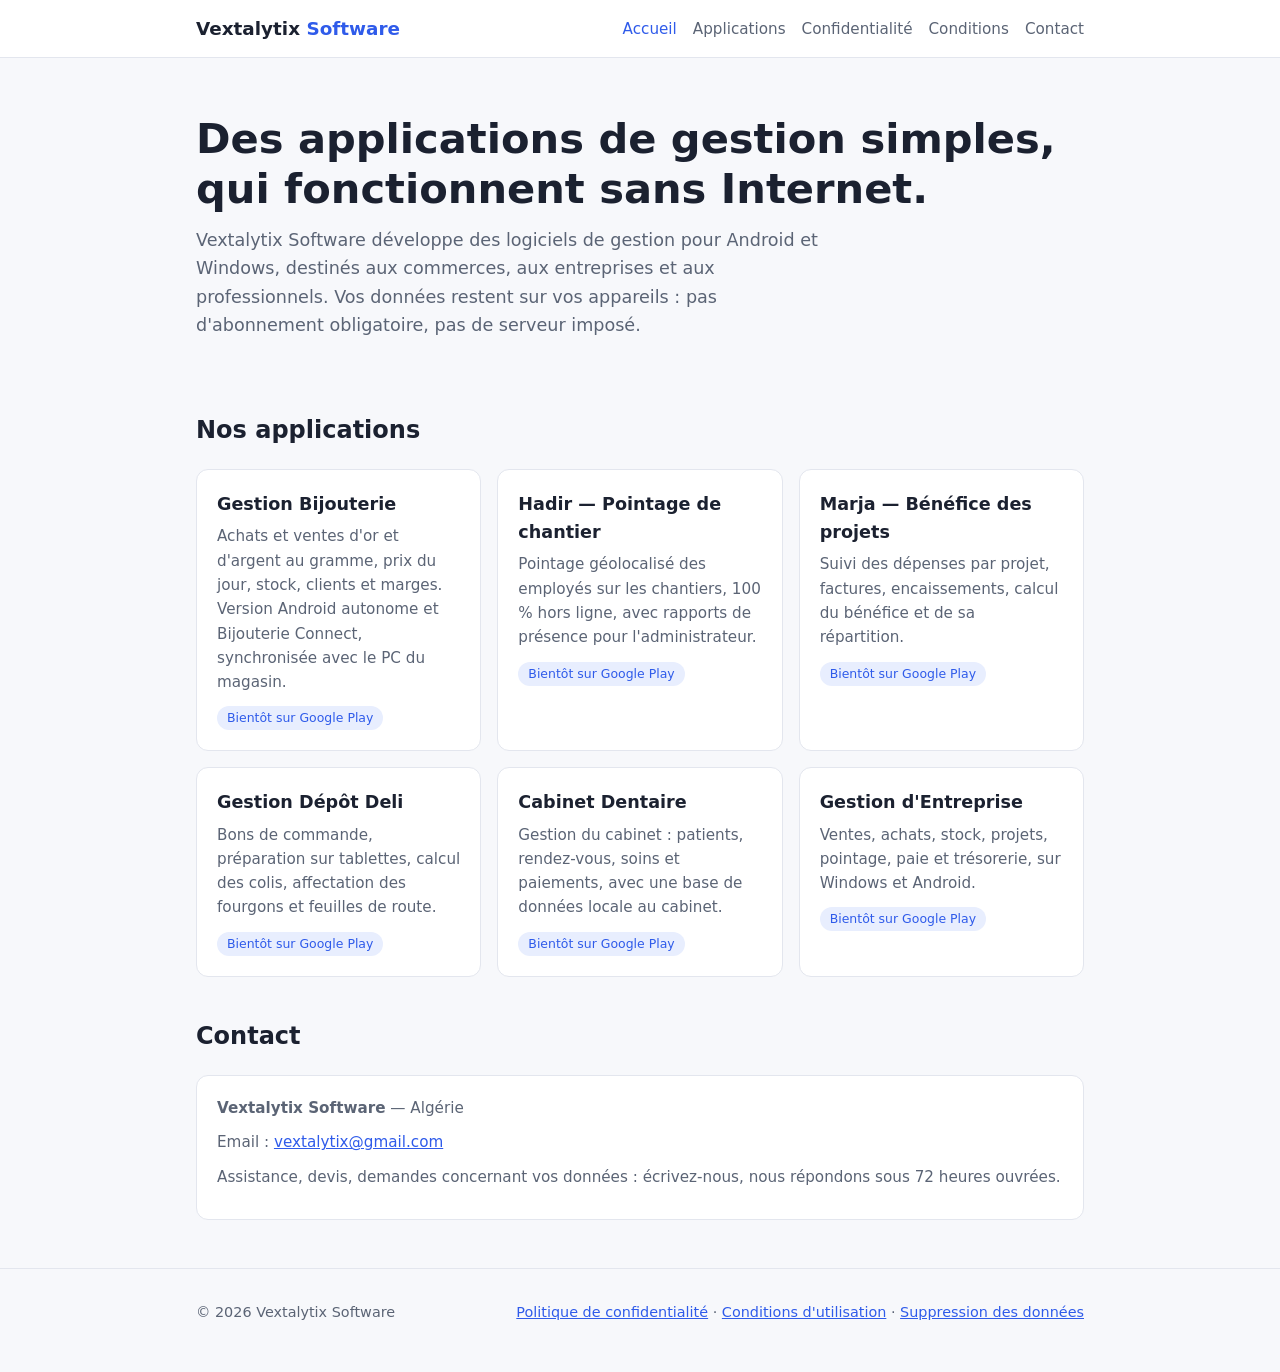
<file: index.html>
<!doctype html>
<html lang="fr">
<head>
  <meta charset="utf-8">
  <meta name="viewport" content="width=device-width, initial-scale=1">
  <title>Vextalytix Software</title>
  <meta name="description" content="Vextalytix Software — applications de gestion pour Android et Windows, conçues pour les entreprises en Algérie. Données stockées chez vous, fonctionnement hors ligne.">
  <link rel="stylesheet" href="style.css">
</head>
<body>
<header>
  <div class="wrap">
    <a class="brand" href="index.html">Vextalytix <span>Software</span></a>
    <nav>
      <a href="index.html" aria-current="page">Accueil</a>
      <a href="#applications">Applications</a>
      <a href="politique-confidentialite.html">Confidentialité</a>
      <a href="conditions.html">Conditions</a>
      <a href="#contact">Contact</a>
    </nav>
  </div>
</header>

<main class="wrap">
  <section class="hero">
    <h1>Des applications de gestion simples, qui fonctionnent sans Internet.</h1>
    <p>Vextalytix Software développe des logiciels de gestion pour Android et Windows, destinés aux commerces, aux entreprises et aux professionnels. Vos données restent sur vos appareils : pas d'abonnement obligatoire, pas de serveur imposé.</p>
  </section>

  <h2 id="applications">Nos applications</h2>
  <div class="grid">
    <div class="card">
      <h3>Gestion Bijouterie</h3>
      <p>Achats et ventes d'or et d'argent au gramme, prix du jour, stock, clients et marges. Version Android autonome et Bijouterie Connect, synchronisée avec le PC du magasin.</p>
      <span class="tag">Bientôt sur Google Play</span>
    </div>
    <div class="card">
      <h3>Hadir — Pointage de chantier</h3>
      <p>Pointage géolocalisé des employés sur les chantiers, 100 % hors ligne, avec rapports de présence pour l'administrateur.</p>
      <span class="tag">Bientôt sur Google Play</span>
    </div>
    <div class="card">
      <h3>Marja — Bénéfice des projets</h3>
      <p>Suivi des dépenses par projet, factures, encaissements, calcul du bénéfice et de sa répartition.</p>
      <span class="tag">Bientôt sur Google Play</span>
    </div>
    <div class="card">
      <h3>Gestion Dépôt Deli</h3>
      <p>Bons de commande, préparation sur tablettes, calcul des colis, affectation des fourgons et feuilles de route.</p>
      <span class="tag">Bientôt sur Google Play</span>
    </div>
    <div class="card">
      <h3>Cabinet Dentaire</h3>
      <p>Gestion du cabinet : patients, rendez-vous, soins et paiements, avec une base de données locale au cabinet.</p>
      <span class="tag">Bientôt sur Google Play</span>
    </div>
    <div class="card">
      <h3>Gestion d'Entreprise</h3>
      <p>Ventes, achats, stock, projets, pointage, paie et trésorerie, sur Windows et Android.</p>
      <span class="tag">Bientôt sur Google Play</span>
    </div>
  </div>

  <h2 id="contact">Contact</h2>
  <div class="card">
    <p><strong>Vextalytix Software</strong> — Algérie</p>
    <p>Email : <a href="mailto:vextalytix@gmail.com">vextalytix@gmail.com</a></p>
    <p>Assistance, devis, demandes concernant vos données : écrivez-nous, nous répondons sous 72 heures ouvrées.</p>
  </div>
</main>

<footer>
  <div class="wrap">
    <span>© 2026 Vextalytix Software</span>
    <span><a href="politique-confidentialite.html">Politique de confidentialité</a> · <a href="conditions.html">Conditions d'utilisation</a> · <a href="suppression-donnees.html">Suppression des données</a></span>
  </div>
</footer>
</body>
</html>
</file>
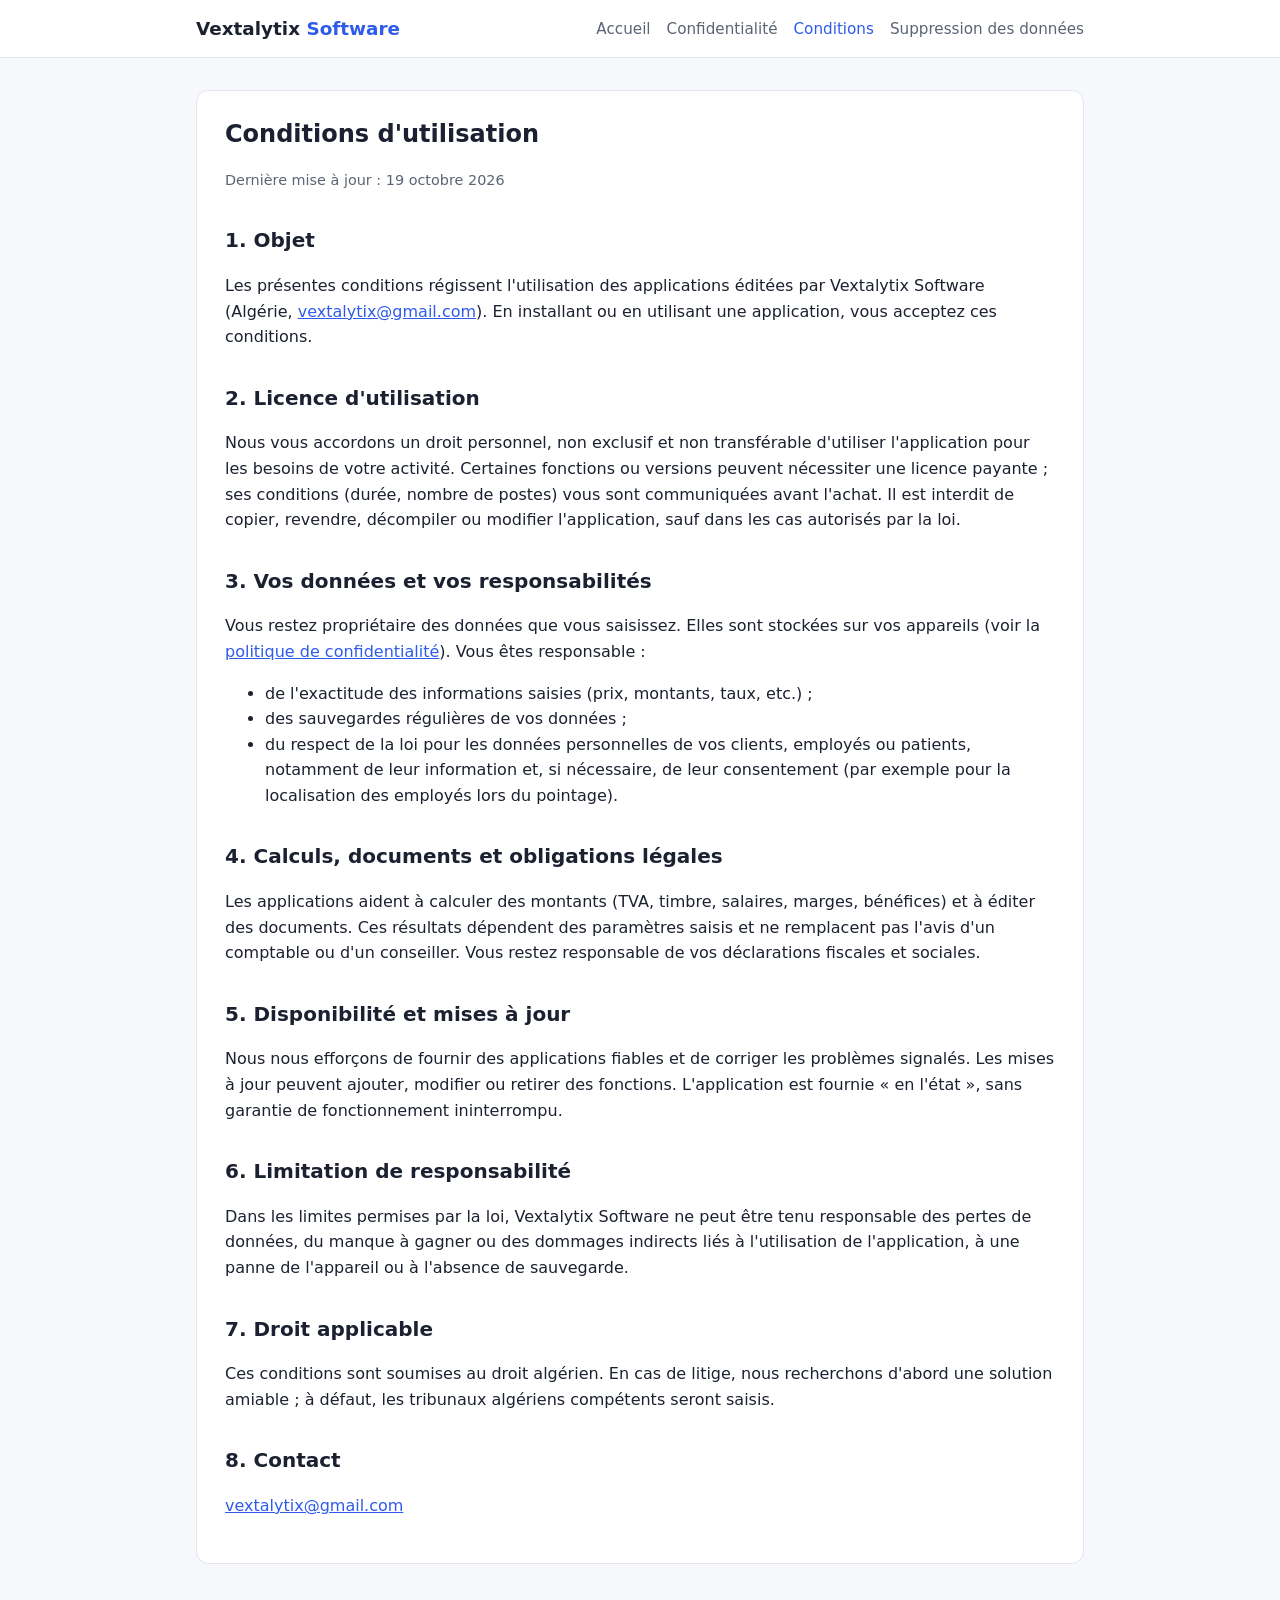
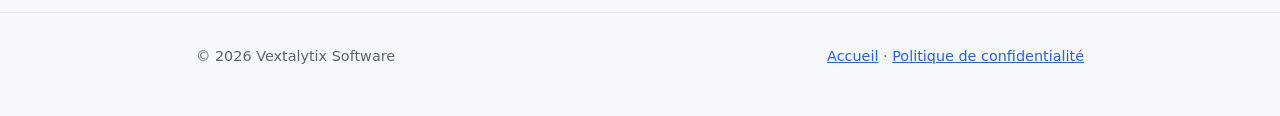
<file: conditions.html>
<!doctype html>
<html lang="fr">
<head>
  <meta charset="utf-8">
  <meta name="viewport" content="width=device-width, initial-scale=1">
  <title>Conditions d'utilisation — Vextalytix Software</title>
  <link rel="stylesheet" href="style.css">
</head>
<body>
<header>
  <div class="wrap">
    <a class="brand" href="index.html">Vextalytix <span>Software</span></a>
    <nav>
      <a href="index.html">Accueil</a>
      <a href="politique-confidentialite.html">Confidentialité</a>
      <a href="conditions.html" aria-current="page">Conditions</a>
      <a href="suppression-donnees.html">Suppression des données</a>
    </nav>
  </div>
</header>

<main class="wrap">
<article class="doc">
  <h1>Conditions d'utilisation</h1>
  <p class="meta">Dernière mise à jour : 19 octobre 2026</p>

  <h2>1. Objet</h2>
  <p>Les présentes conditions régissent l'utilisation des applications éditées par Vextalytix Software (Algérie, <a href="mailto:vextalytix@gmail.com">vextalytix@gmail.com</a>). En installant ou en utilisant une application, vous acceptez ces conditions.</p>

  <h2>2. Licence d'utilisation</h2>
  <p>Nous vous accordons un droit personnel, non exclusif et non transférable d'utiliser l'application pour les besoins de votre activité. Certaines fonctions ou versions peuvent nécessiter une licence payante ; ses conditions (durée, nombre de postes) vous sont communiquées avant l'achat. Il est interdit de copier, revendre, décompiler ou modifier l'application, sauf dans les cas autorisés par la loi.</p>

  <h2>3. Vos données et vos responsabilités</h2>
  <p>Vous restez propriétaire des données que vous saisissez. Elles sont stockées sur vos appareils (voir la <a href="politique-confidentialite.html">politique de confidentialité</a>). Vous êtes responsable :</p>
  <ul>
    <li>de l'exactitude des informations saisies (prix, montants, taux, etc.) ;</li>
    <li>des sauvegardes régulières de vos données ;</li>
    <li>du respect de la loi pour les données personnelles de vos clients, employés ou patients, notamment de leur information et, si nécessaire, de leur consentement (par exemple pour la localisation des employés lors du pointage).</li>
  </ul>

  <h2>4. Calculs, documents et obligations légales</h2>
  <p>Les applications aident à calculer des montants (TVA, timbre, salaires, marges, bénéfices) et à éditer des documents. Ces résultats dépendent des paramètres saisis et ne remplacent pas l'avis d'un comptable ou d'un conseiller. Vous restez responsable de vos déclarations fiscales et sociales.</p>

  <h2>5. Disponibilité et mises à jour</h2>
  <p>Nous nous efforçons de fournir des applications fiables et de corriger les problèmes signalés. Les mises à jour peuvent ajouter, modifier ou retirer des fonctions. L'application est fournie « en l'état », sans garantie de fonctionnement ininterrompu.</p>

  <h2>6. Limitation de responsabilité</h2>
  <p>Dans les limites permises par la loi, Vextalytix Software ne peut être tenu responsable des pertes de données, du manque à gagner ou des dommages indirects liés à l'utilisation de l'application, à une panne de l'appareil ou à l'absence de sauvegarde.</p>

  <h2>7. Droit applicable</h2>
  <p>Ces conditions sont soumises au droit algérien. En cas de litige, nous recherchons d'abord une solution amiable ; à défaut, les tribunaux algériens compétents seront saisis.</p>

  <h2>8. Contact</h2>
  <p><a href="mailto:vextalytix@gmail.com">vextalytix@gmail.com</a></p>
</article>
</main>

<footer>
  <div class="wrap">
    <span>© 2026 Vextalytix Software</span>
    <span><a href="index.html">Accueil</a> · <a href="politique-confidentialite.html">Politique de confidentialité</a></span>
  </div>
</footer>
</body>
</html>
</file>
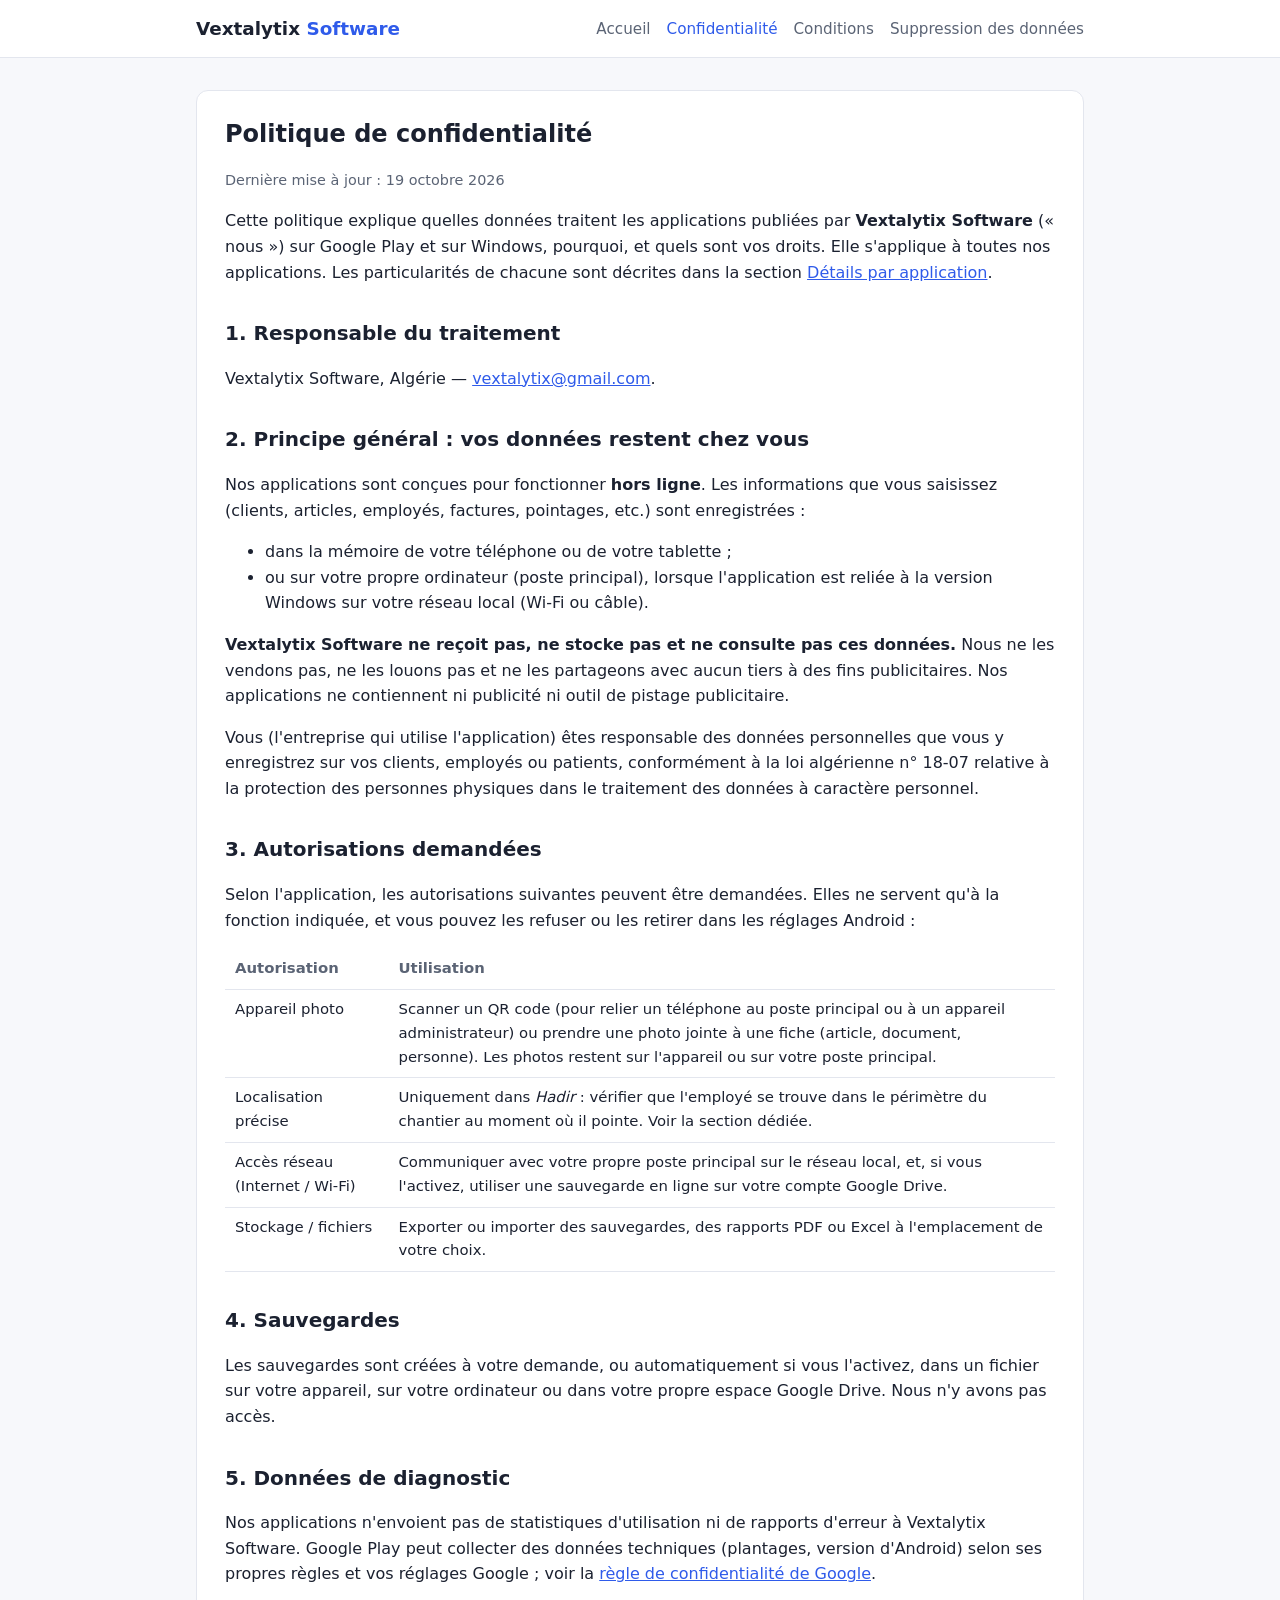
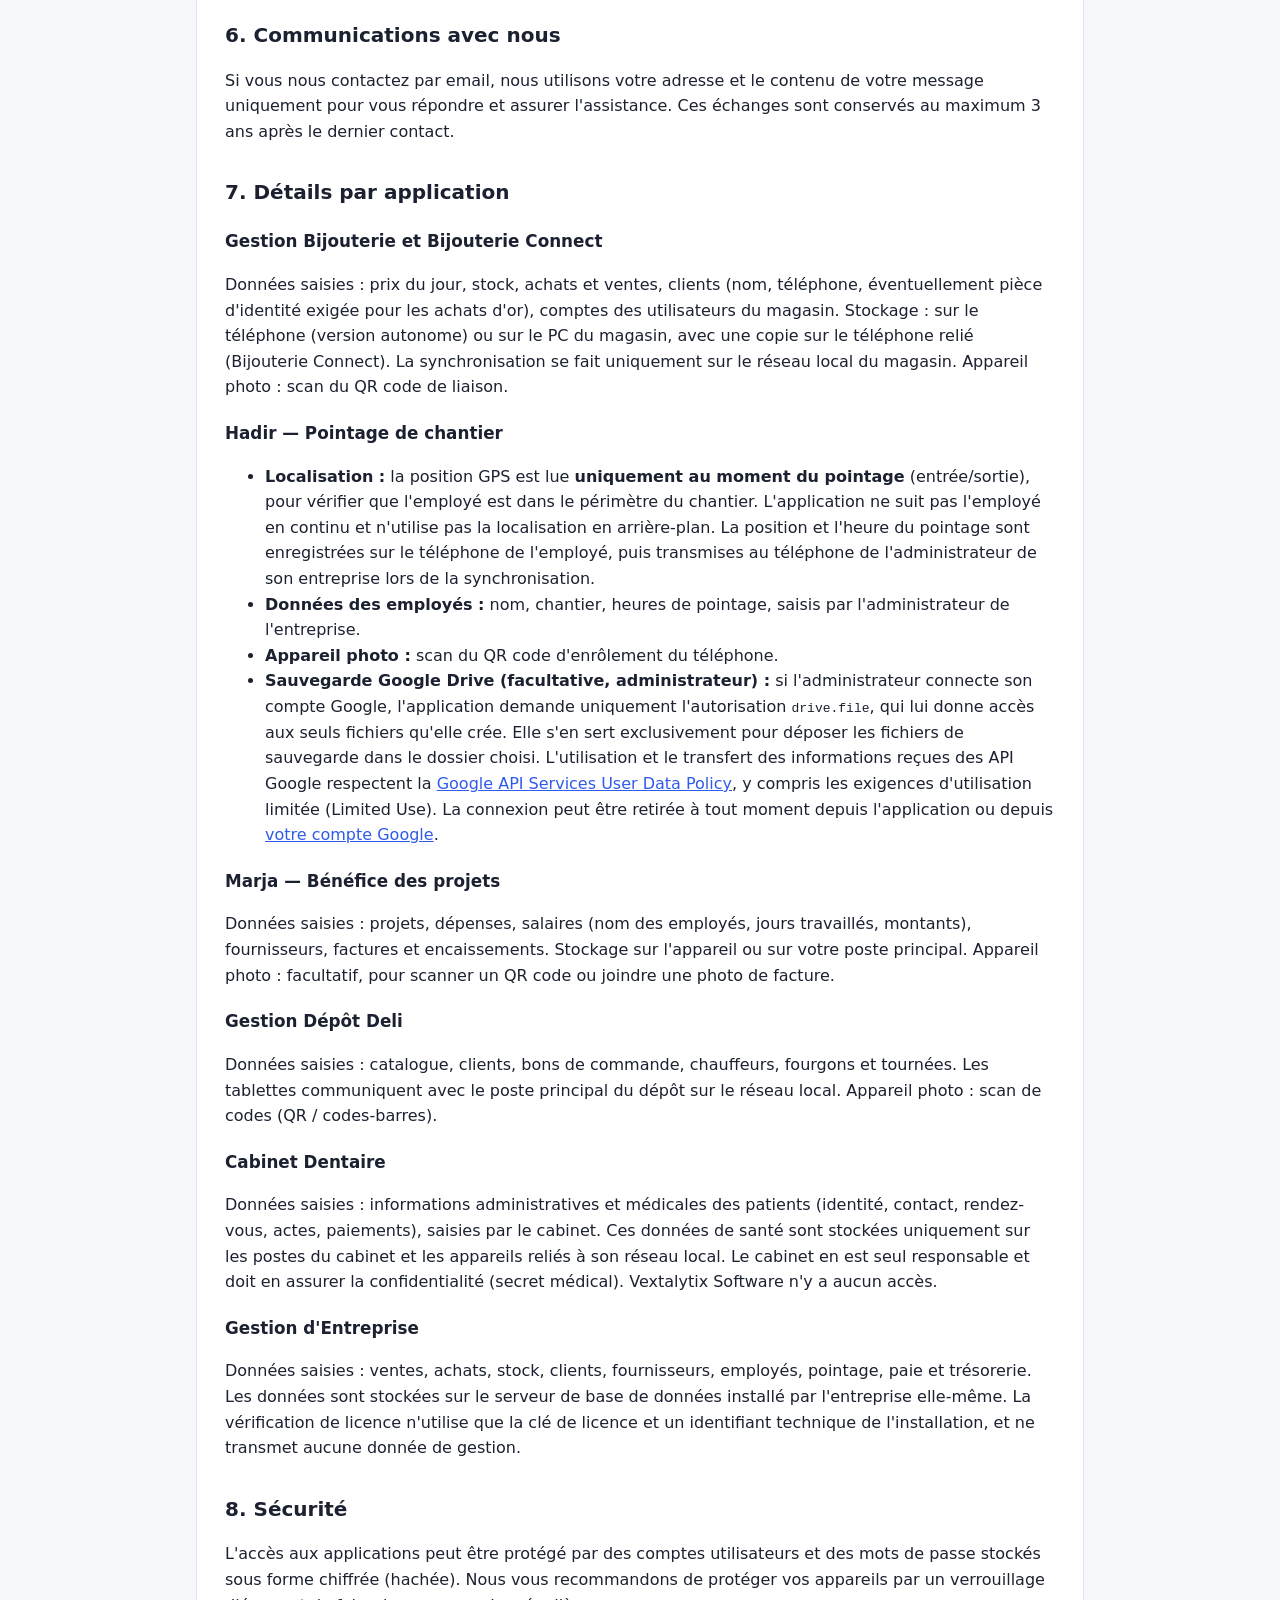
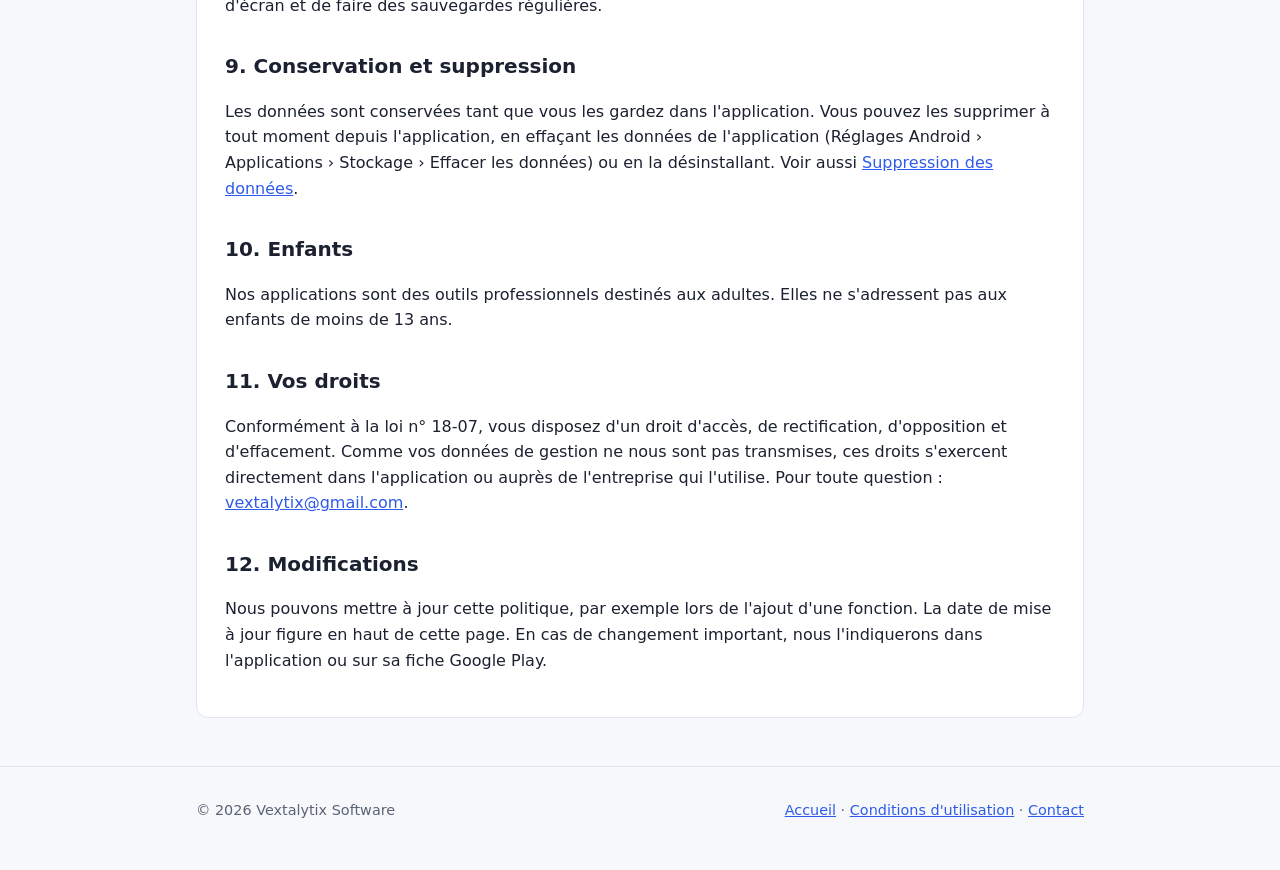
<file: politique-confidentialite.html>
<!doctype html>
<html lang="fr">
<head>
  <meta charset="utf-8">
  <meta name="viewport" content="width=device-width, initial-scale=1">
  <title>Politique de confidentialité — Vextalytix Software</title>
  <meta name="description" content="Politique de confidentialité des applications Vextalytix Software.">
  <link rel="stylesheet" href="style.css">
</head>
<body>
<header>
  <div class="wrap">
    <a class="brand" href="index.html">Vextalytix <span>Software</span></a>
    <nav>
      <a href="index.html">Accueil</a>
      <a href="politique-confidentialite.html" aria-current="page">Confidentialité</a>
      <a href="conditions.html">Conditions</a>
      <a href="suppression-donnees.html">Suppression des données</a>
    </nav>
  </div>
</header>

<main class="wrap">
<article class="doc">
  <h1>Politique de confidentialité</h1>
  <p class="meta">Dernière mise à jour : 19 octobre 2026</p>

  <p>Cette politique explique quelles données traitent les applications publiées par <strong>Vextalytix Software</strong> (« nous ») sur Google Play et sur Windows, pourquoi, et quels sont vos droits. Elle s'applique à toutes nos applications. Les particularités de chacune sont décrites dans la section <a href="#applications">Détails par application</a>.</p>

  <h2>1. Responsable du traitement</h2>
  <p>Vextalytix Software, Algérie — <a href="mailto:vextalytix@gmail.com">vextalytix@gmail.com</a>.</p>

  <h2>2. Principe général : vos données restent chez vous</h2>
  <p>Nos applications sont conçues pour fonctionner <strong>hors ligne</strong>. Les informations que vous saisissez (clients, articles, employés, factures, pointages, etc.) sont enregistrées :</p>
  <ul>
    <li>dans la mémoire de votre téléphone ou de votre tablette ;</li>
    <li>ou sur votre propre ordinateur (poste principal), lorsque l'application est reliée à la version Windows sur votre réseau local (Wi-Fi ou câble).</li>
  </ul>
  <p><strong>Vextalytix Software ne reçoit pas, ne stocke pas et ne consulte pas ces données.</strong> Nous ne les vendons pas, ne les louons pas et ne les partageons avec aucun tiers à des fins publicitaires. Nos applications ne contiennent ni publicité ni outil de pistage publicitaire.</p>
  <p>Vous (l'entreprise qui utilise l'application) êtes responsable des données personnelles que vous y enregistrez sur vos clients, employés ou patients, conformément à la loi algérienne n° 18-07 relative à la protection des personnes physiques dans le traitement des données à caractère personnel.</p>

  <h2>3. Autorisations demandées</h2>
  <p>Selon l'application, les autorisations suivantes peuvent être demandées. Elles ne servent qu'à la fonction indiquée, et vous pouvez les refuser ou les retirer dans les réglages Android :</p>
  <table>
    <tr><th>Autorisation</th><th>Utilisation</th></tr>
    <tr><td>Appareil photo</td><td>Scanner un QR code (pour relier un téléphone au poste principal ou à un appareil administrateur) ou prendre une photo jointe à une fiche (article, document, personne). Les photos restent sur l'appareil ou sur votre poste principal.</td></tr>
    <tr><td>Localisation précise</td><td>Uniquement dans <em>Hadir</em> : vérifier que l'employé se trouve dans le périmètre du chantier au moment où il pointe. Voir la section dédiée.</td></tr>
    <tr><td>Accès réseau (Internet / Wi-Fi)</td><td>Communiquer avec votre propre poste principal sur le réseau local, et, si vous l'activez, utiliser une sauvegarde en ligne sur votre compte Google Drive.</td></tr>
    <tr><td>Stockage / fichiers</td><td>Exporter ou importer des sauvegardes, des rapports PDF ou Excel à l'emplacement de votre choix.</td></tr>
  </table>

  <h2>4. Sauvegardes</h2>
  <p>Les sauvegardes sont créées à votre demande, ou automatiquement si vous l'activez, dans un fichier sur votre appareil, sur votre ordinateur ou dans votre propre espace Google Drive. Nous n'y avons pas accès.</p>

  <h2>5. Données de diagnostic</h2>
  <p>Nos applications n'envoient pas de statistiques d'utilisation ni de rapports d'erreur à Vextalytix Software. Google Play peut collecter des données techniques (plantages, version d'Android) selon ses propres règles et vos réglages Google ; voir la <a href="https://policies.google.com/privacy" rel="noopener">règle de confidentialité de Google</a>.</p>

  <h2>6. Communications avec nous</h2>
  <p>Si vous nous contactez par email, nous utilisons votre adresse et le contenu de votre message uniquement pour vous répondre et assurer l'assistance. Ces échanges sont conservés au maximum 3 ans après le dernier contact.</p>

  <h2 id="applications">7. Détails par application</h2>

  <h3>Gestion Bijouterie et Bijouterie Connect</h3>
  <p>Données saisies : prix du jour, stock, achats et ventes, clients (nom, téléphone, éventuellement pièce d'identité exigée pour les achats d'or), comptes des utilisateurs du magasin. Stockage : sur le téléphone (version autonome) ou sur le PC du magasin, avec une copie sur le téléphone relié (Bijouterie Connect). La synchronisation se fait uniquement sur le réseau local du magasin. Appareil photo : scan du QR code de liaison.</p>

  <h3 id="hadir">Hadir — Pointage de chantier</h3>
  <ul>
    <li><strong>Localisation :</strong> la position GPS est lue <strong>uniquement au moment du pointage</strong> (entrée/sortie), pour vérifier que l'employé est dans le périmètre du chantier. L'application ne suit pas l'employé en continu et n'utilise pas la localisation en arrière-plan. La position et l'heure du pointage sont enregistrées sur le téléphone de l'employé, puis transmises au téléphone de l'administrateur de son entreprise lors de la synchronisation.</li>
    <li><strong>Données des employés :</strong> nom, chantier, heures de pointage, saisis par l'administrateur de l'entreprise.</li>
    <li><strong>Appareil photo :</strong> scan du QR code d'enrôlement du téléphone.</li>
    <li><strong>Sauvegarde Google Drive (facultative, administrateur) :</strong> si l'administrateur connecte son compte Google, l'application demande uniquement l'autorisation <code>drive.file</code>, qui lui donne accès aux seuls fichiers qu'elle crée. Elle s'en sert exclusivement pour déposer les fichiers de sauvegarde dans le dossier choisi. L'utilisation et le transfert des informations reçues des API Google respectent la <a href="https://developers.google.com/terms/api-services-user-data-policy" rel="noopener">Google API Services User Data Policy</a>, y compris les exigences d'utilisation limitée (Limited Use). La connexion peut être retirée à tout moment depuis l'application ou depuis <a href="https://myaccount.google.com/permissions" rel="noopener">votre compte Google</a>.</li>
  </ul>

  <h3>Marja — Bénéfice des projets</h3>
  <p>Données saisies : projets, dépenses, salaires (nom des employés, jours travaillés, montants), fournisseurs, factures et encaissements. Stockage sur l'appareil ou sur votre poste principal. Appareil photo : facultatif, pour scanner un QR code ou joindre une photo de facture.</p>

  <h3>Gestion Dépôt Deli</h3>
  <p>Données saisies : catalogue, clients, bons de commande, chauffeurs, fourgons et tournées. Les tablettes communiquent avec le poste principal du dépôt sur le réseau local. Appareil photo : scan de codes (QR / codes-barres).</p>

  <h3>Cabinet Dentaire</h3>
  <p>Données saisies : informations administratives et médicales des patients (identité, contact, rendez-vous, actes, paiements), saisies par le cabinet. Ces données de santé sont stockées uniquement sur les postes du cabinet et les appareils reliés à son réseau local. Le cabinet en est seul responsable et doit en assurer la confidentialité (secret médical). Vextalytix Software n'y a aucun accès.</p>

  <h3>Gestion d'Entreprise</h3>
  <p>Données saisies : ventes, achats, stock, clients, fournisseurs, employés, pointage, paie et trésorerie. Les données sont stockées sur le serveur de base de données installé par l'entreprise elle-même. La vérification de licence n'utilise que la clé de licence et un identifiant technique de l'installation, et ne transmet aucune donnée de gestion.</p>

  <h2>8. Sécurité</h2>
  <p>L'accès aux applications peut être protégé par des comptes utilisateurs et des mots de passe stockés sous forme chiffrée (hachée). Nous vous recommandons de protéger vos appareils par un verrouillage d'écran et de faire des sauvegardes régulières.</p>

  <h2>9. Conservation et suppression</h2>
  <p>Les données sont conservées tant que vous les gardez dans l'application. Vous pouvez les supprimer à tout moment depuis l'application, en effaçant les données de l'application (Réglages Android › Applications › Stockage › Effacer les données) ou en la désinstallant. Voir aussi <a href="suppression-donnees.html">Suppression des données</a>.</p>

  <h2>10. Enfants</h2>
  <p>Nos applications sont des outils professionnels destinés aux adultes. Elles ne s'adressent pas aux enfants de moins de 13 ans.</p>

  <h2>11. Vos droits</h2>
  <p>Conformément à la loi n° 18-07, vous disposez d'un droit d'accès, de rectification, d'opposition et d'effacement. Comme vos données de gestion ne nous sont pas transmises, ces droits s'exercent directement dans l'application ou auprès de l'entreprise qui l'utilise. Pour toute question : <a href="mailto:vextalytix@gmail.com">vextalytix@gmail.com</a>.</p>

  <h2>12. Modifications</h2>
  <p>Nous pouvons mettre à jour cette politique, par exemple lors de l'ajout d'une fonction. La date de mise à jour figure en haut de cette page. En cas de changement important, nous l'indiquerons dans l'application ou sur sa fiche Google Play.</p>
</article>
</main>

<footer>
  <div class="wrap">
    <span>© 2026 Vextalytix Software</span>
    <span><a href="index.html">Accueil</a> · <a href="conditions.html">Conditions d'utilisation</a> · <a href="mailto:vextalytix@gmail.com">Contact</a></span>
  </div>
</footer>
</body>
</html>
</file>
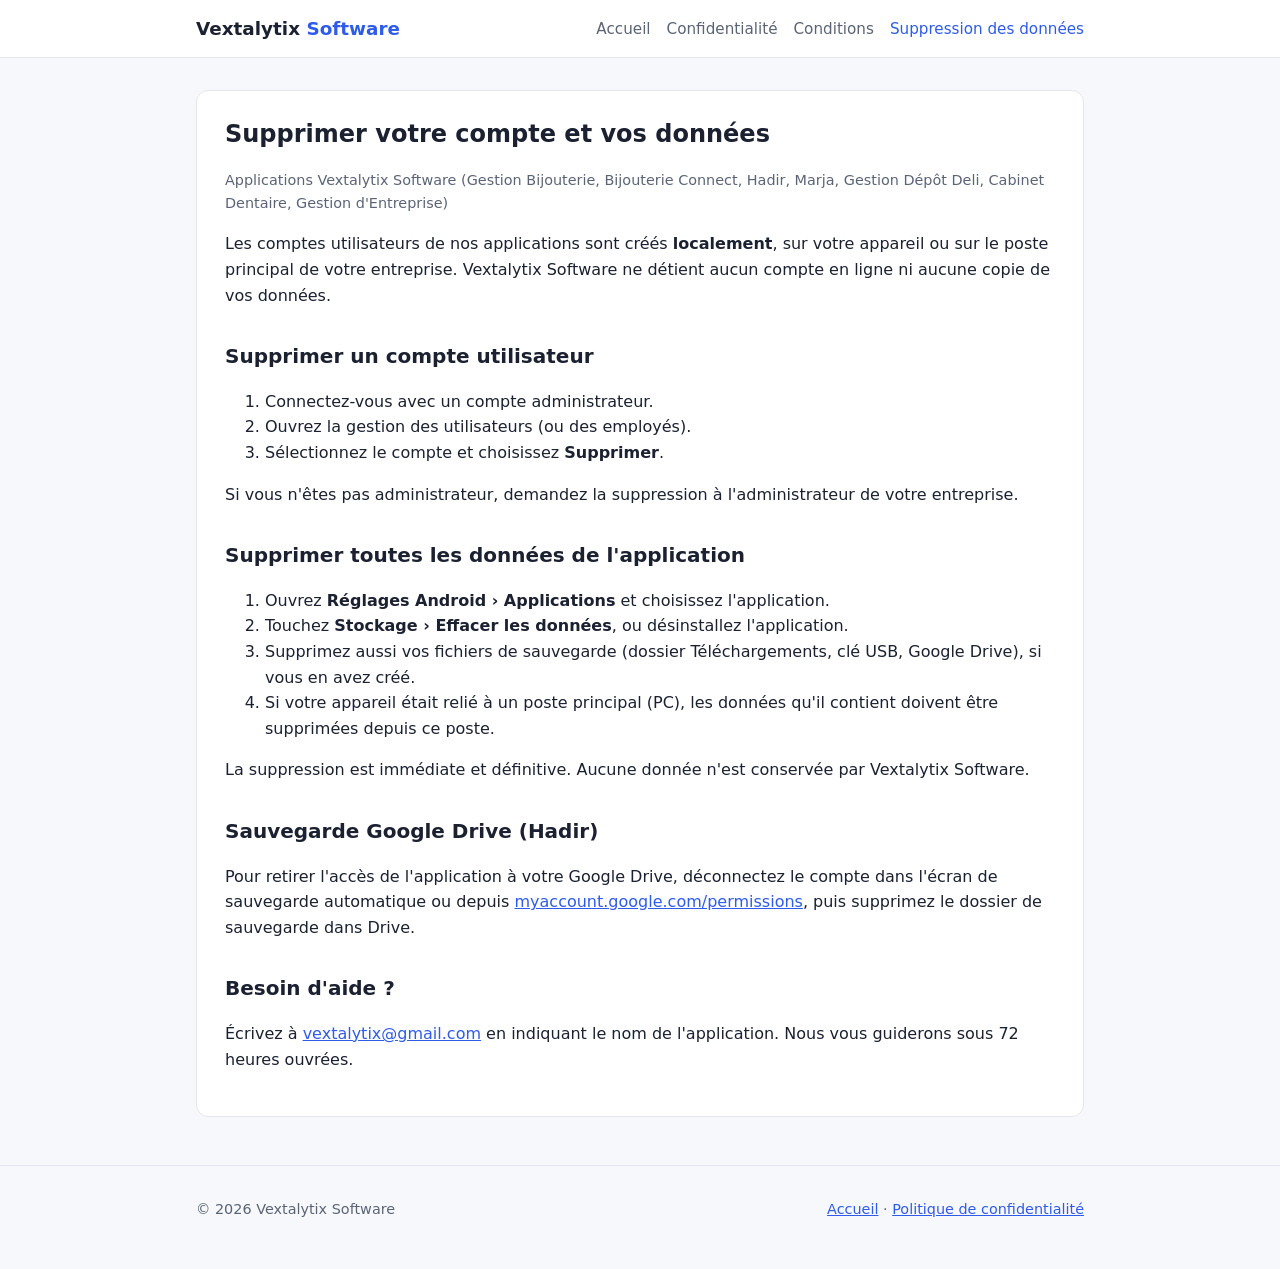
<file: suppression-donnees.html>
<!doctype html>
<html lang="fr">
<head>
  <meta charset="utf-8">
  <meta name="viewport" content="width=device-width, initial-scale=1">
  <title>Suppression des données — Vextalytix Software</title>
  <link rel="stylesheet" href="style.css">
</head>
<body>
<header>
  <div class="wrap">
    <a class="brand" href="index.html">Vextalytix <span>Software</span></a>
    <nav>
      <a href="index.html">Accueil</a>
      <a href="politique-confidentialite.html">Confidentialité</a>
      <a href="conditions.html">Conditions</a>
      <a href="suppression-donnees.html" aria-current="page">Suppression des données</a>
    </nav>
  </div>
</header>

<main class="wrap">
<article class="doc">
  <h1>Supprimer votre compte et vos données</h1>
  <p class="meta">Applications Vextalytix Software (Gestion Bijouterie, Bijouterie Connect, Hadir, Marja, Gestion Dépôt Deli, Cabinet Dentaire, Gestion d'Entreprise)</p>

  <p>Les comptes utilisateurs de nos applications sont créés <strong>localement</strong>, sur votre appareil ou sur le poste principal de votre entreprise. Vextalytix Software ne détient aucun compte en ligne ni aucune copie de vos données.</p>

  <h2>Supprimer un compte utilisateur</h2>
  <ol>
    <li>Connectez-vous avec un compte administrateur.</li>
    <li>Ouvrez la gestion des utilisateurs (ou des employés).</li>
    <li>Sélectionnez le compte et choisissez <strong>Supprimer</strong>.</li>
  </ol>
  <p>Si vous n'êtes pas administrateur, demandez la suppression à l'administrateur de votre entreprise.</p>

  <h2>Supprimer toutes les données de l'application</h2>
  <ol>
    <li>Ouvrez <strong>Réglages Android › Applications</strong> et choisissez l'application.</li>
    <li>Touchez <strong>Stockage › Effacer les données</strong>, ou désinstallez l'application.</li>
    <li>Supprimez aussi vos fichiers de sauvegarde (dossier Téléchargements, clé USB, Google Drive), si vous en avez créé.</li>
    <li>Si votre appareil était relié à un poste principal (PC), les données qu'il contient doivent être supprimées depuis ce poste.</li>
  </ol>
  <p>La suppression est immédiate et définitive. Aucune donnée n'est conservée par Vextalytix Software.</p>

  <h2>Sauvegarde Google Drive (Hadir)</h2>
  <p>Pour retirer l'accès de l'application à votre Google Drive, déconnectez le compte dans l'écran de sauvegarde automatique ou depuis <a href="https://myaccount.google.com/permissions" rel="noopener">myaccount.google.com/permissions</a>, puis supprimez le dossier de sauvegarde dans Drive.</p>

  <h2>Besoin d'aide ?</h2>
  <p>Écrivez à <a href="mailto:vextalytix@gmail.com?subject=Suppression%20de%20donn%C3%A9es">vextalytix@gmail.com</a> en indiquant le nom de l'application. Nous vous guiderons sous 72 heures ouvrées.</p>
</article>
</main>

<footer>
  <div class="wrap">
    <span>© 2026 Vextalytix Software</span>
    <span><a href="index.html">Accueil</a> · <a href="politique-confidentialite.html">Politique de confidentialité</a></span>
  </div>
</footer>
</body>
</html>
</file>
<file: style.css>
:root {
  --bg: #f7f8fb;
  --surface: #ffffff;
  --text: #1b2130;
  --muted: #5b6475;
  --border: #e3e6ee;
  --accent: #2f5bea;
  --accent-soft: #e8eefe;
}
@media (prefers-color-scheme: dark) {
  :root {
    --bg: #10131a;
    --surface: #181c25;
    --text: #e8ebf2;
    --muted: #9aa3b5;
    --border: #2a303d;
    --accent: #7c9cff;
    --accent-soft: #1f2840;
  }
}
* { box-sizing: border-box; }
body {
  margin: 0;
  font-family: system-ui, -apple-system, "Segoe UI", Roboto, sans-serif;
  background: var(--bg);
  color: var(--text);
  line-height: 1.6;
}
a { color: var(--accent); }
.wrap { max-width: 920px; margin: 0 auto; padding: 0 16px; }
header { background: var(--surface); border-bottom: 1px solid var(--border); }
header .wrap { display: flex; align-items: center; justify-content: space-between; gap: 16px; padding-top: 14px; padding-bottom: 14px; flex-wrap: wrap; }
.brand { font-weight: 700; font-size: 1.15rem; color: var(--text); text-decoration: none; }
.brand span { color: var(--accent); }
nav { display: flex; gap: 16px; flex-wrap: wrap; font-size: .95rem; }
nav a { color: var(--muted); text-decoration: none; }
nav a:hover, nav a[aria-current] { color: var(--accent); }
.hero { padding: 56px 0 32px; }
.hero h1 { font-size: clamp(1.8rem, 4vw, 2.6rem); line-height: 1.2; margin: 0 0 12px; }
.hero p { color: var(--muted); font-size: 1.1rem; max-width: 640px; margin: 0; }
h2 { margin-top: 40px; }
.grid { display: grid; grid-template-columns: repeat(auto-fill, minmax(260px, 1fr)); gap: 16px; }
.card { background: var(--surface); border: 1px solid var(--border); border-radius: 12px; padding: 20px; }
.card h3 { margin: 0 0 6px; font-size: 1.1rem; }
.card p { margin: 0 0 10px; color: var(--muted); font-size: .95rem; }
.tag { display: inline-block; font-size: .78rem; padding: 2px 10px; border-radius: 999px; background: var(--accent-soft); color: var(--accent); }
.doc { background: var(--surface); border: 1px solid var(--border); border-radius: 12px; padding: 28px; margin: 32px 0; }
.doc h1 { margin-top: 0; line-height: 1.25; }
.doc h2 { margin-top: 32px; font-size: 1.25rem; }
.doc h3 { margin-top: 20px; font-size: 1.05rem; }
.meta { color: var(--muted); font-size: .9rem; }
table { width: 100%; border-collapse: collapse; font-size: .93rem; margin: 12px 0; display: block; overflow-x: auto; }
th, td { text-align: left; padding: 8px 10px; border-bottom: 1px solid var(--border); vertical-align: top; }
th { color: var(--muted); font-weight: 600; }
footer { color: var(--muted); font-size: .9rem; padding: 32px 0 48px; border-top: 1px solid var(--border); margin-top: 48px; }
footer .wrap { display: flex; justify-content: space-between; gap: 12px; flex-wrap: wrap; }
@media (max-width: 600px) { .doc { padding: 18px; } }
</file>
